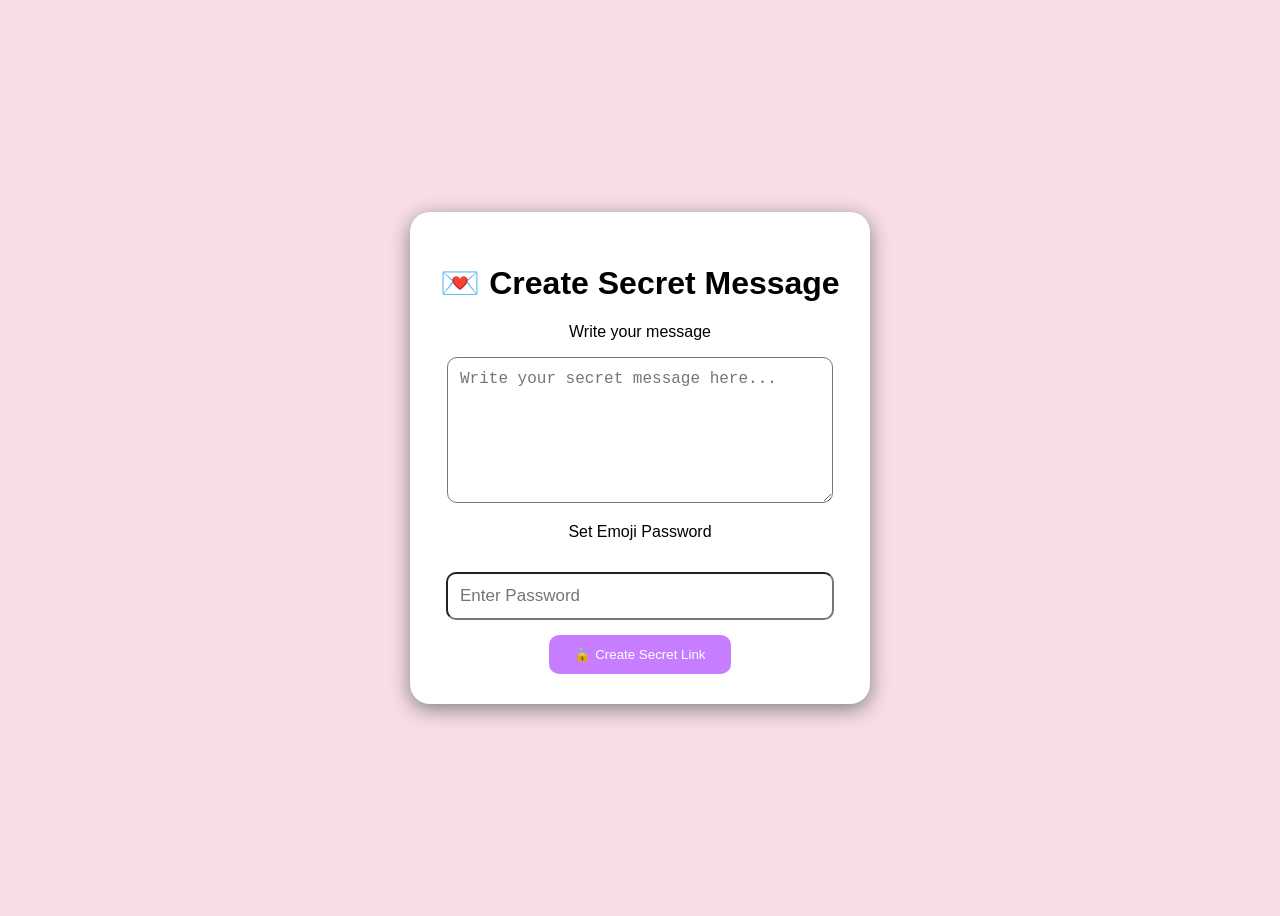
<file: index.htm>
<!DOCTYPE html>
<html>
<head>
    <title>Create Secret Message</title>

    <style>
        body {
            font-family: Arial;
            background: #f8dce8;
            display: flex;
            justify-content: center;
            align-items: center;
            height: 100vh;
        }

        .box {
            background: white;
            width: 400px;
            padding: 30px;
            text-align: center;
            border-radius: 20px;
            box-shadow: 0 5px 20px gray;
        }

        textarea {
            width: 90%;
            height: 120px;
            padding: 12px;
            font-size: 16px;
            border-radius: 10px;
        }

        input {
            width: 90%;
            padding: 12px;
            margin-top: 15px;
            font-size: 17px;
            border-radius: 10px;
        }

        button {
            margin-top: 15px;
            padding: 12px 25px;
            border: none;
            border-radius: 10px;
            background: #c77dff;
            color: white;
            cursor: pointer;
        }

        #linkBox {
            display: none;
            margin-top: 20px;
        }

        #shareLink {
            word-break: break-all;
        }
    </style>
</head>

<body>

<div class="box">

    <h1>💌 Create Secret Message</h1>

    <p>Write your message</p>

    <textarea id="message"
        placeholder="Write your secret message here..."></textarea>

    <p>Set Emoji Password</p>

    <input
        type="text"
        id="password"
        placeholder="Enter Password">

    <br>

    <button onclick="createLink()">
        🔒 Create Secret Link
    </button>

    <div id="linkBox">

        <p>🎉 Your Secret Link:</p>

        <a id="shareLink" href="#" target="_blank"></a>

        <button onclick="copyLink()">
            📋 Copy Link
        </button>

    </div>

</div>


<script>

function createLink() {

    let message =
        document.getElementById("message").value;

    let password =
        document.getElementById("password").value;

    if (message === "" || password === "") {

        alert("Please enter message and password!");

        return;
    }


    let data = {

        message: message,

        password: password

    };


    let encodedData =
        btoa(unescape(encodeURIComponent(JSON.stringify(data))));


    let link =
        window.location.origin +
        window.location.pathname.replace("index.html", "") +
        "message.html?data=" +
        encodedData;


    let shareLink = document.getElementById("shareLink");

shareLink.href = link;
shareLink.innerText = link;

    document.getElementById("linkBox").style.display =
        "block";
}


function copyLink() {

    let link =
        document.getElementById("shareLink").innerText;

    navigator.clipboard.writeText(link);

    alert("✅ Link copied!");

}

</script>

</body>
</html>
</file>
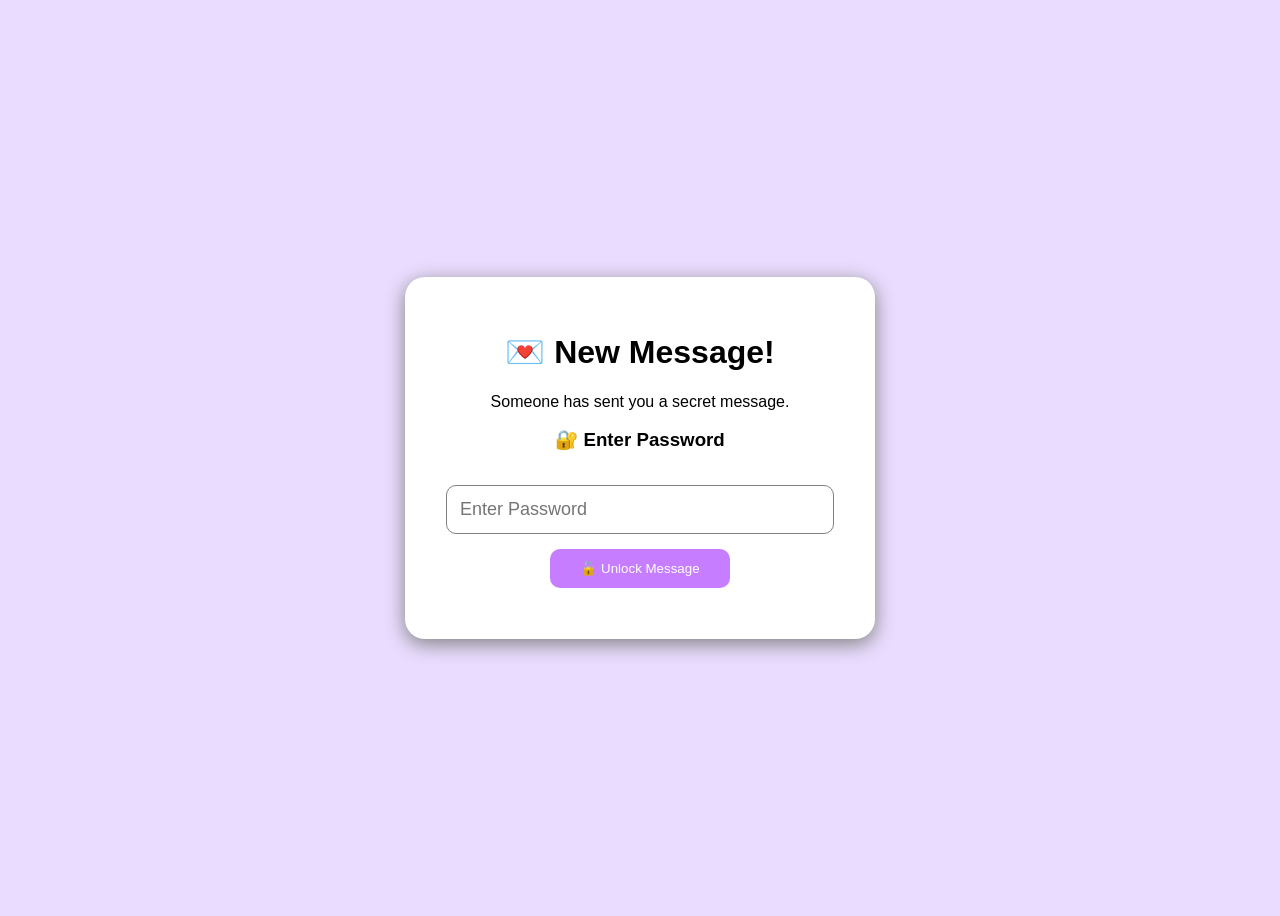
<file: message.htm>
<!DOCTYPE html>
<html>
<head>

    <title>New Secret Message</title>

    <style>

        body {
            font-family: Arial;

            background: #eadcff;

            display: flex;

            justify-content: center;

            align-items: center;

            height: 100vh;
        }

        .box {

            background: white;

            width: 400px;

            padding: 35px;

            text-align: center;

            border-radius: 20px;

            box-shadow: 0 5px 20px gray;
        }

        input {

            width: 90%;

            padding: 13px;

            font-size: 18px;

            border-radius: 10px;

            border: 1px solid gray;

            margin: 15px 0;
        }

        button {

            padding: 12px 30px;

            border: none;

            border-radius: 10px;

            background: #c77dff;

            color: white;

            cursor: pointer;
        }

        #secretMessage {

            display: none;

            margin-top: 20px;

            background: #fff0f7;

            padding: 20px;

            border-radius: 15px;

            line-height: 1.6;
        }

        #error {

            color: red;
        }

    </style>

</head>


<body>


<div class="box">

    <div id="login">

        <h1>💌 New Message!</h1>

        <p>
            Someone has sent you a secret message.
        </p>

        <h3>🔐 Enter Password</h3>

        <input
            type="text"
            id="password"
            placeholder="Enter Password">

        <br>

        <button onclick="unlock()">
            🔓 Unlock Message
        </button>

        <p id="error"></p>

    </div>


    <div id="secretMessage">

        <h1>💌 Message Unlocked!</h1>

        <p id="messageText"></p>

    </div>

</div>


<script>

function unlock() {

    let enteredPassword =
        document.getElementById("password").value;


    let urlParams =
        new URLSearchParams(window.location.search);


    let encodedData =
        urlParams.get("data");


    if (!encodedData) {

        document.getElementById("error").innerText =
            "❌ Invalid message link.";

        return;

    }


    let data =
        JSON.parse(
            decodeURIComponent(
                escape(atob(encodedData))
            )
        );


    if (enteredPassword === data.password) {

        document.getElementById("login").style.display =
            "none";


        document.getElementById("secretMessage").style.display =
            "block";


        document.getElementById("messageText").innerText =
            data.message;

    }

    else {

        document.getElementById("error").innerText =
            "❌ Wrong Password!";

    }

}

</script>


</body>
</html>
</file>
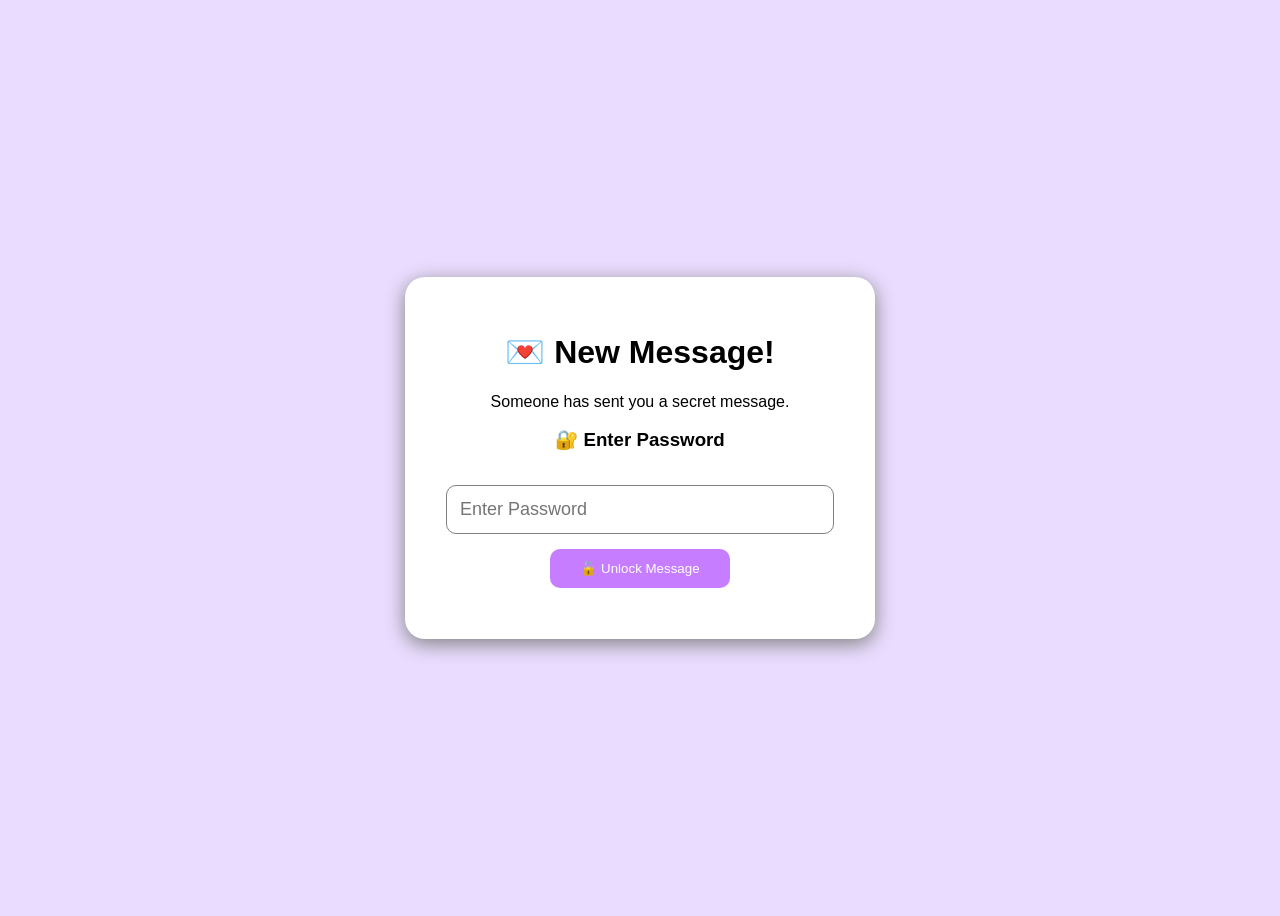
<file: message.html>
<!DOCTYPE html>
<html>
<head>

    <title>New Secret Message</title>

    <style>

        body {
            font-family: Arial;

            background: #eadcff;

            display: flex;

            justify-content: center;

            align-items: center;

            height: 100vh;
        }

        .box {

            background: white;

            width: 400px;

            padding: 35px;

            text-align: center;

            border-radius: 20px;

            box-shadow: 0 5px 20px gray;
        }

        input {

            width: 90%;

            padding: 13px;

            font-size: 18px;

            border-radius: 10px;

            border: 1px solid gray;

            margin: 15px 0;
        }

        button {

            padding: 12px 30px;

            border: none;

            border-radius: 10px;

            background: #c77dff;

            color: white;

            cursor: pointer;
        }

        #secretMessage {

            display: none;

            margin-top: 20px;

            background: #fff0f7;

            padding: 20px;

            border-radius: 15px;

            line-height: 1.6;
        }

        #error {

            color: red;
        }

    </style>

</head>


<body>


<div class="box">

    <div id="login">

        <h1>💌 New Message!</h1>

        <p>
            Someone has sent you a secret message.
        </p>

        <h3>🔐 Enter Password</h3>

        <input
            type="text"
            id="password"
            placeholder="Enter Password">

        <br>

        <button onclick="unlock()">
            🔓 Unlock Message
        </button>

        <p id="error"></p>

    </div>


    <div id="secretMessage">

        <h1>💌 Message Unlocked!</h1>

        <p id="messageText"></p>

    </div>

</div>


<script>

function unlock() {

    let enteredPassword =
        document.getElementById("password").value;


    let urlParams =
        new URLSearchParams(window.location.search);


    let encodedData =
        urlParams.get("data");


    if (!encodedData) {

        document.getElementById("error").innerText =
            "❌ Invalid message link.";

        return;

    }


    let data =
        JSON.parse(
            decodeURIComponent(
                escape(atob(encodedData))
            )
        );


    if (enteredPassword === data.password) {

        document.getElementById("login").style.display =
            "none";


        document.getElementById("secretMessage").style.display =
            "block";


        document.getElementById("messageText").innerText =
            data.message;

    }

    else {

        document.getElementById("error").innerText =
            "❌ Wrong Password!";

    }

}

</script>


</body>
</html>
</file>
